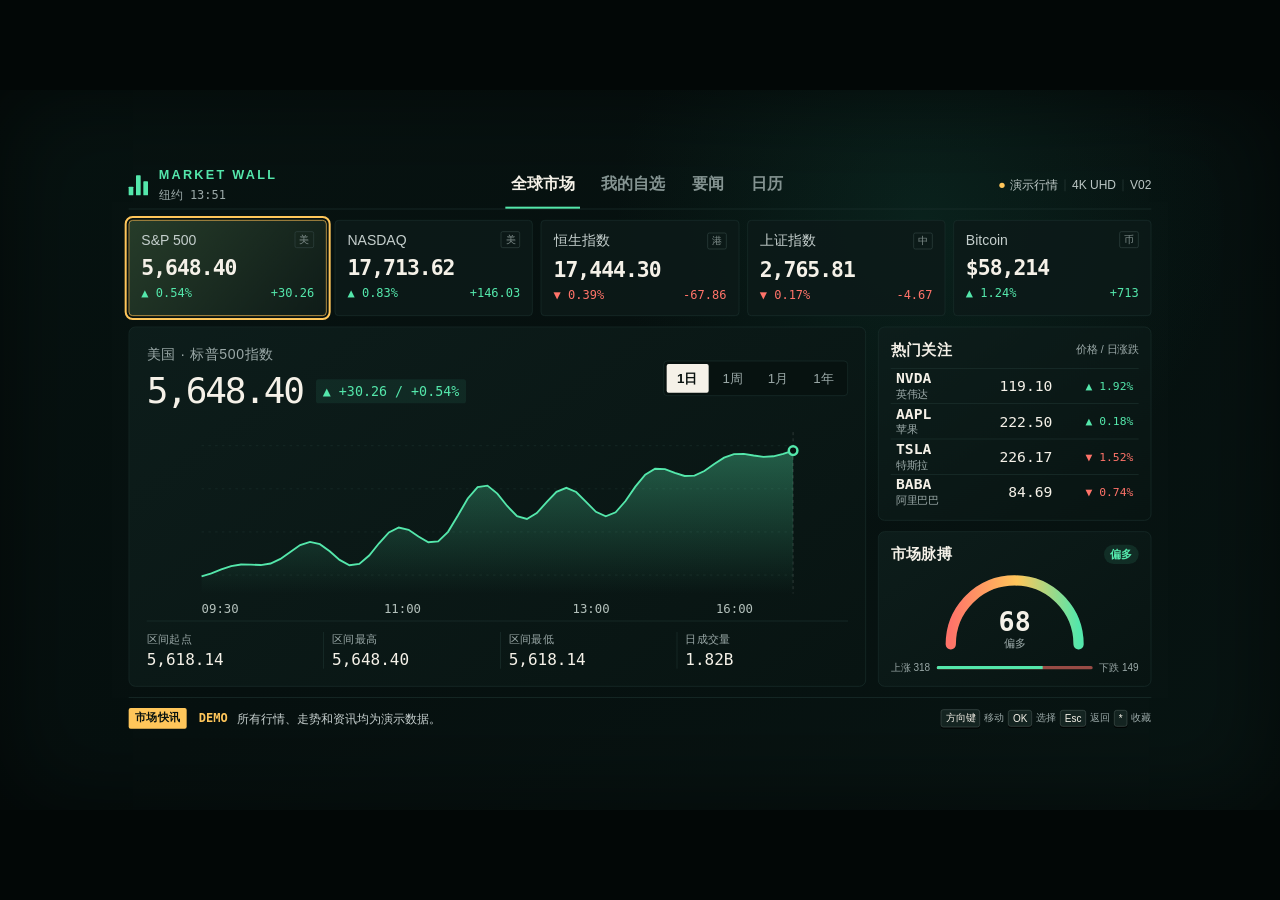
<file: tv/rokutv/index.html>
<!doctype html>
<html lang="zh-CN">
  <head>
    <meta charset="UTF-8" />
    <meta name="viewport" content="width=device-width, initial-scale=1.0" />
    <title>Market Wall - Roku TV Prototype</title>
    <link rel="stylesheet" href="styles.css" />
  </head>
  <body>
    <main class="tv-shell" aria-label="Market Wall Roku TV 金融仪表盘原型">
      <header class="topbar">
        <div class="brand-block">
          <div class="brand-mark" aria-hidden="true">
            <span></span><span></span><span></span>
          </div>
          <div>
            <p class="eyebrow">MARKET WALL</p>
            <p class="market-clock" id="marketClock">纽约 09:41:26</p>
          </div>
        </div>

        <nav class="market-nav" aria-label="市场分类">
          <button class="nav-item focusable is-selected" data-section="global">全球市场</button>
          <button class="nav-item focusable" data-section="watchlist">我的自选</button>
          <button class="nav-item focusable" data-section="news">要闻</button>
          <button class="nav-item focusable" data-section="calendar">日历</button>
        </nav>

        <div class="status-cluster">
          <span class="live-dot"></span>
          <span>演示行情</span>
          <span class="divider"></span>
          <span>4K UHD</span>
          <span class="divider"></span>
          <span>V02</span>
        </div>
      </header>

      <section class="ticker-strip" aria-label="主要指数">
        <article class="ticker-card is-active focusable" tabindex="0" data-symbol="SPX">
          <div class="ticker-top"><span>S&amp;P 500</span><span class="market-tag">美</span></div>
          <strong>5,648.40</strong>
          <div class="ticker-bottom up"><span>▲ 0.54%</span><span>+30.26</span></div>
        </article>
        <article class="ticker-card focusable" tabindex="-1" data-symbol="IXIC">
          <div class="ticker-top"><span>NASDAQ</span><span class="market-tag">美</span></div>
          <strong>17,713.62</strong>
          <div class="ticker-bottom up"><span>▲ 0.83%</span><span>+146.03</span></div>
        </article>
        <article class="ticker-card focusable" tabindex="-1" data-symbol="HSI">
          <div class="ticker-top"><span>恒生指数</span><span class="market-tag">港</span></div>
          <strong>17,444.30</strong>
          <div class="ticker-bottom down"><span>▼ 0.39%</span><span>-67.86</span></div>
        </article>
        <article class="ticker-card focusable" tabindex="-1" data-symbol="SSE">
          <div class="ticker-top"><span>上证指数</span><span class="market-tag">中</span></div>
          <strong>2,765.81</strong>
          <div class="ticker-bottom down"><span>▼ 0.17%</span><span>-4.67</span></div>
        </article>
        <article class="ticker-card focusable" tabindex="-1" data-symbol="BTC">
          <div class="ticker-top"><span>Bitcoin</span><span class="market-tag">币</span></div>
          <strong>$58,214</strong>
          <div class="ticker-bottom up"><span>▲ 1.24%</span><span>+713</span></div>
        </article>
      </section>

      <section class="dashboard-grid">
        <article class="hero-panel">
          <div class="panel-header">
            <div>
              <p class="section-label">美国 · 标普500指数</p>
              <div class="quote-line">
                <h1 id="heroValue">5,648.40</h1>
                <span class="quote-change up" id="heroChange">▲ 30.26&nbsp;&nbsp; +0.54%</span>
              </div>
            </div>
            <div class="range-switcher" role="group" aria-label="走势图周期">
              <button class="range focusable is-selected">1日</button>
              <button class="range focusable">1周</button>
              <button class="range focusable">1月</button>
              <button class="range focusable">1年</button>
            </div>
          </div>

          <div class="chart-wrap" aria-label="标普500日内走势">
            <svg viewBox="0 0 960 330" role="img" aria-label="标普500上涨趋势图">
              <defs>
                <linearGradient id="chartFill" x1="0" y1="0" x2="0" y2="1">
                  <stop offset="0%" stop-color="#54e7ab" stop-opacity="0.34" />
                  <stop offset="100%" stop-color="#54e7ab" stop-opacity="0" />
                </linearGradient>
                <filter id="glow"><feGaussianBlur stdDeviation="4" result="blur" /><feMerge><feMergeNode in="blur" /><feMergeNode in="SourceGraphic" /></feMerge></filter>
              </defs>
              <g class="grid-lines">
                <line x1="0" y1="46" x2="960" y2="46"/><line x1="0" y1="116" x2="960" y2="116"/>
                <line x1="0" y1="186" x2="960" y2="186"/><line x1="0" y1="256" x2="960" y2="256"/>
              </g>
              <path class="area" d="M0,260 C48,250 63,212 111,227 C156,241 169,201 215,206 C265,210 278,158 330,174 C379,189 390,138 448,151 C496,162 520,114 574,124 C629,134 647,93 704,105 C753,116 777,70 830,82 C879,92 905,43 960,50 L960,330 L0,330 Z" />
              <path class="chart-line" d="M0,260 C48,250 63,212 111,227 C156,241 169,201 215,206 C265,210 278,158 330,174 C379,189 390,138 448,151 C496,162 520,114 574,124 C629,134 647,93 704,105 C753,116 777,70 830,82 C879,92 905,43 960,50" />
              <line class="cursor-line" x1="830" y1="24" x2="830" y2="286" />
              <circle class="cursor-dot" cx="830" cy="82" r="7" />
              <g class="axis-labels"><text x="0" y="318">09:30</text><text x="296" y="318">11:00</text><text x="602" y="318">13:00</text><text x="895" y="318">16:00</text></g>
            </svg>
          </div>

          <div class="chart-stats">
            <div><span>今开</span><strong>5,612.10</strong></div>
            <div><span>最高</span><strong>5,652.19</strong></div>
            <div><span>最低</span><strong>5,603.74</strong></div>
            <div><span>成交量</span><strong>1.82B</strong></div>
          </div>
        </article>

        <aside class="side-stack">
          <article class="watch-panel">
            <div class="side-title"><span>我的自选</span><span class="muted">价格 / 日涨跌</span></div>
            <button class="watch-row focusable"><span><b>NVDA</b><small>英伟达</small></span><strong>119.10</strong><em class="up">▲ 1.92%</em></button>
            <button class="watch-row focusable"><span><b>AAPL</b><small>苹果</small></span><strong>222.50</strong><em class="up">▲ 0.18%</em></button>
            <button class="watch-row focusable"><span><b>TSLA</b><small>特斯拉</small></span><strong>226.17</strong><em class="down">▼ 1.52%</em></button>
            <button class="watch-row focusable"><span><b>BABA</b><small>阿里巴巴</small></span><strong>84.69</strong><em class="down">▼ 0.74%</em></button>
          </article>

          <article class="pulse-panel">
            <div class="side-title"><span>市场脉搏</span><span class="sentiment">偏多</span></div>
            <div class="gauge" aria-label="市场情绪 68 偏多">
              <svg viewBox="0 0 240 126" aria-hidden="true">
                <defs>
                  <linearGradient id="gaugeStroke" x1="0" y1="0" x2="1" y2="0">
                    <stop offset="0%" stop-color="#ff7369" />
                    <stop offset="52%" stop-color="#ffc65a" />
                    <stop offset="100%" stop-color="#54e7ab" />
                  </linearGradient>
                </defs>
                <path class="gauge-track" d="M20 110 A100 100 0 0 1 220 110" />
                <path class="gauge-progress" d="M20 110 A100 100 0 0 1 220 110" />
                <line class="gauge-needle" x1="120" y1="110" x2="166" y2="49" />
                <circle class="gauge-hub" cx="120" cy="110" r="7" />
              </svg>
              <div class="gauge-value"><strong>68</strong><span>偏多</span></div>
            </div>
            <div class="breadth"><span>上涨 318</span><div><i style="width: 68%"></i></div><span>下跌 149</span></div>
          </article>
        </aside>
      </section>

      <footer class="news-rail">
        <span class="breaking-label">市场快讯</span>
        <div class="news-copy"><b>DEMO</b><span>所有行情、走势和资讯均为演示数据。</span></div>
        <div class="remote-help"><kbd>方向键</kbd><span>移动</span><kbd>OK</kbd><span>选择</span><kbd>Esc</kbd><span>返回</span><kbd>*</kbd><span>收藏</span></div>
      </footer>
      <section class="sheet" role="dialog" aria-modal="true" aria-labelledby="sheetTitle" hidden>
        <div class="sheet-heading"><div><p class="section-label">MARKET WALL / 演示</p><h2 id="sheetTitle"></h2></div><button class="focusable close-sheet">返回 · Esc</button></div>
        <div class="sheet-content"></div>
      </section>
      <div class="toast" role="status" aria-live="polite" hidden></div>
    </main>

    <script src="app.js"></script>
  </body>
</html>
</file>
<file: tv/rokutv/styles.css>
:root {
  --ink: #f5f1e8;
  --muted: #9ba9a8;
  --bg: #06100f;
  --panel: #0b1716;
  --panel-strong: #0e1e1c;
  --line: #1b302d;
  --mint: #54e7ab;
  --red: #ff7369;
  --amber: #ffc65a;
  --blue: #71b7ff;
}

* { box-sizing: border-box; }

html, body {
  margin: 0;
  min-width: 100%;
  min-height: 100%;
  background: #020706;
  color: var(--ink);
  font-family: "Avenir Next Condensed", "DIN Condensed", "Noto Sans SC", sans-serif;
}

body {
  display: grid;
  min-height: 100vh;
  place-items: center;
  overflow: hidden;
}

button { font: inherit; }

.tv-shell {
  position: relative;
  width: 100vw;
  height: 56.25vw;
  max-height: 100vh;
  max-width: 177.78vh;
  min-height: 620px;
  overflow: hidden;
  padding: 2.3% 3% 2%;
  background:
    radial-gradient(circle at 72% 18%, rgba(25, 103, 81, 0.2), transparent 28%),
    linear-gradient(135deg, rgba(84, 231, 171, 0.035) 1px, transparent 1px),
    linear-gradient(145deg, #071311 0%, #06100f 48%, #081513 100%);
  background-size: auto, 42px 42px, auto;
}

.tv-shell::after {
  position: absolute;
  inset: 0;
  pointer-events: none;
  content: "";
  box-shadow: inset 0 0 140px rgba(0, 0, 0, 0.62);
}

.topbar, .ticker-strip, .dashboard-grid, .news-rail { position: relative; z-index: 1; }

.topbar {
  display: grid;
  grid-template-columns: 1fr auto 1fr;
  align-items: center;
  height: 8%;
  border-bottom: 1px solid var(--line);
}

.brand-block, .status-cluster, .ticker-top, .ticker-bottom, .quote-line, .panel-header,
.side-title, .breadth, .news-rail, .remote-help { display: flex; align-items: center; }

.brand-block { gap: 16px; }
.brand-mark { display: flex; align-items: end; gap: 4px; height: 30px; }
.brand-mark span { display: block; width: 7px; background: var(--mint); border-radius: 1px; }
.brand-mark span:nth-child(1) { height: 13px; }
.brand-mark span:nth-child(2) { height: 30px; }
.brand-mark span:nth-child(3) { height: 21px; }
.eyebrow { margin: 0; color: var(--mint); font-size: clamp(12px, 0.75vw, 17px); font-weight: 800; letter-spacing: 0.18em; }
.market-clock { margin: 3px 0 0; color: var(--muted); font-family: "SFMono-Regular", Consolas, monospace; font-size: clamp(10px, 0.64vw, 14px); }

.market-nav { display: flex; align-items: stretch; height: 100%; gap: 34px; }
.nav-item { border: 0; border-bottom: 3px solid transparent; background: transparent; color: #849391; font-size: clamp(15px, 0.92vw, 21px); font-weight: 700; }
.nav-item.is-selected { color: var(--ink); border-bottom-color: var(--mint); }

.status-cluster { justify-content: flex-end; gap: 10px; color: #bdc8c6; font-size: clamp(11px, 0.7vw, 16px); }
.live-dot { width: 8px; height: 8px; border-radius: 50%; background: var(--mint); box-shadow: 0 0 12px rgba(84, 231, 171, 0.9); }
.divider { width: 1px; height: 18px; margin: 0 7px; background: #2b3d3a; }

.ticker-strip { display: grid; grid-template-columns: repeat(5, 1fr); gap: 12px; height: 15%; padding: 1.2% 0; }
.ticker-card { min-width: 0; padding: 0.7vw 0.9vw; border: 1px solid var(--line); border-radius: 8px; background: rgba(12, 26, 24, 0.84); }
.ticker-card.is-active { border-color: rgba(84, 231, 171, 0.58); background: linear-gradient(130deg, rgba(84, 231, 171, 0.12), rgba(12, 26, 24, 0.88)); }
.ticker-top, .ticker-bottom { justify-content: space-between; }
.ticker-top { color: #c5cfcd; font-size: clamp(12px, 0.76vw, 17px); }
.market-tag { padding: 2px 6px; border: 1px solid #314541; border-radius: 3px; color: #82908e; font-size: 0.72em; }
.ticker-card strong { display: block; margin: 0.35vw 0 0.2vw; font-family: "SFMono-Regular", Consolas, monospace; font-size: clamp(18px, 1.25vw, 28px); font-weight: 600; letter-spacing: -0.045em; }
.ticker-bottom { font-family: "SFMono-Regular", Consolas, monospace; font-size: clamp(10px, 0.64vw, 14px); }
.up { color: var(--mint) !important; }
.down { color: var(--red) !important; }

.dashboard-grid { display: grid; grid-template-columns: minmax(0, 2.25fr) minmax(280px, 0.75fr); gap: 18px; height: 68%; }
.hero-panel, .watch-panel, .pulse-panel { border: 1px solid var(--line); border-radius: 10px; background: linear-gradient(145deg, rgba(13, 29, 27, 0.96), rgba(8, 20, 18, 0.96)); }
.hero-panel { display: grid; grid-template-rows: auto 1fr auto; padding: 1.45vw 1.55vw 1vw; }
.panel-header { justify-content: space-between; }
.section-label { margin: 0 0 5px; color: var(--muted); font-size: clamp(11px, 0.72vw, 16px); letter-spacing: 0.05em; }
.quote-line { gap: 20px; }
.quote-line h1 { margin: 0; font-family: "SFMono-Regular", Consolas, monospace; font-size: clamp(30px, 2.35vw, 52px); font-weight: 540; letter-spacing: -0.06em; }
.quote-change { padding: 5px 9px; border-radius: 4px; background: rgba(84, 231, 171, 0.08); font-family: "SFMono-Regular", Consolas, monospace; font-size: clamp(12px, 0.8vw, 18px); }
.range-switcher { display: flex; gap: 5px; padding: 4px; border: 1px solid var(--line); border-radius: 6px; background: #071210; }
.range { padding: 6px 13px; border: 0; border-radius: 3px; color: var(--muted); background: transparent; font-size: clamp(11px, 0.7vw, 16px); }
.range.is-selected { color: #09110f; background: var(--ink); font-weight: 800; }

.chart-wrap { min-height: 0; padding-top: 1.4%; }
.chart-wrap svg { display: block; width: 100%; height: 100%; overflow: visible; }
.grid-lines line { stroke: #1b302d; stroke-width: 1; stroke-dasharray: 4 7; }
.area { fill: url(#chartFill); }
.chart-line { fill: none; stroke: var(--mint); stroke-width: 4; filter: url(#glow); }
.cursor-line { stroke: rgba(255,255,255,0.24); stroke-width: 1; stroke-dasharray: 5 5; }
.cursor-dot { fill: var(--bg); stroke: var(--mint); stroke-width: 4; }
.axis-labels { fill: #657471; font-family: monospace; font-size: 14px; }
.chart-stats { display: grid; grid-template-columns: repeat(4, 1fr); padding-top: 0.8vw; border-top: 1px solid var(--line); }
.chart-stats div { display: flex; flex-direction: column; gap: 4px; padding-left: 1vw; border-left: 1px solid var(--line); }
.chart-stats div:first-child { padding-left: 0; border-left: 0; }
.chart-stats span { color: var(--muted); font-size: clamp(10px, 0.62vw, 14px); }
.chart-stats strong { font-family: "SFMono-Regular", Consolas, monospace; font-size: clamp(13px, 0.86vw, 19px); font-weight: 500; }

.side-stack { display: grid; grid-template-rows: 1.35fr 0.65fr; gap: 18px; min-height: 0; }
.watch-panel, .pulse-panel { min-height: 0; padding: 1vw 1.1vw; }
.side-title { justify-content: space-between; min-height: 10%; margin-bottom: 0.55vw; font-size: clamp(13px, 0.87vw, 19px); font-weight: 800; }
.muted { color: var(--muted); font-size: 0.67em; font-weight: 500; }
.watch-row { display: grid; grid-template-columns: 1.25fr 0.8fr 0.75fr; align-items: center; width: 100%; height: 20.5%; padding: 0 0.65vw; border: 0; border-top: 1px solid var(--line); color: var(--ink); background: transparent; text-align: left; }
.watch-row > span { display: flex; flex-direction: column; }
.watch-row b { font-family: "SFMono-Regular", Consolas, monospace; font-size: clamp(13px, 0.9vw, 20px); }
.watch-row small { margin-top: 2px; color: var(--muted); font-size: clamp(9px, 0.58vw, 13px); }
.watch-row > strong { font-family: "SFMono-Regular", Consolas, monospace; font-size: clamp(12px, 0.75vw, 17px); font-weight: 500; text-align: right; }
.watch-row em { font-family: "SFMono-Regular", Consolas, monospace; font-size: clamp(10px, 0.62vw, 14px); font-style: normal; text-align: right; }
.sentiment { padding: 3px 9px; border-radius: 20px; color: var(--mint); background: rgba(84, 231, 171, 0.1); font-size: 0.72em; }
.gauge { position: relative; width: 72%; height: 57%; margin: 0 auto; }
.gauge svg { display: block; width: 100%; height: 100%; overflow: visible; }
.gauge-track, .gauge-progress { fill: none; stroke-linecap: round; stroke-width: 16; }
.gauge-track { stroke: #21312f; }
.gauge-progress { stroke: url(#gaugeStroke); }
.gauge-needle { stroke: var(--ink); stroke-width: 3; stroke-linecap: round; }
.gauge-hub { fill: var(--ink); }
.gauge-value { position: absolute; z-index: 2; left: 50%; top: 48%; display: flex; flex-direction: column; align-items: center; transform: translateX(-50%); }
.gauge-value strong { font-family: "SFMono-Regular", Consolas, monospace; font-size: clamp(25px, 1.8vw, 40px); line-height: 1; }
.gauge-value span { color: var(--muted); font-size: clamp(10px, 0.6vw, 14px); }
.breadth { justify-content: space-between; gap: 8px; margin-top: 0; color: var(--muted); font-size: clamp(9px, 0.55vw, 12px); }
.breadth div { flex: 1; height: 5px; overflow: hidden; border-radius: 5px; background: rgba(255,115,105,0.58); }
.breadth i { display: block; height: 100%; background: var(--mint); }

.news-rail { height: 9%; gap: 20px; border-top: 1px solid var(--line); }
.breaking-label { padding: 5px 9px; border-radius: 3px; color: #07110f; background: var(--amber); font-size: clamp(10px, 0.62vw, 14px); font-weight: 900; letter-spacing: 0.08em; }
.news-copy { display: flex; min-width: 0; flex: 1; gap: 14px; color: #c7d0cf; font-size: clamp(12px, 0.77vw, 17px); white-space: nowrap; overflow: hidden; }
.news-copy b { color: var(--amber); font-family: monospace; }
.remote-help { gap: 8px; color: var(--muted); font-size: clamp(9px, 0.56vw, 13px); }
kbd { padding: 3px 6px; border: 1px solid #41514e; border-radius: 4px; color: var(--ink); background: #142421; box-shadow: 0 2px #020504; font-family: inherit; }

.focusable { cursor: pointer; transition: border-color 160ms ease, background 160ms ease, color 160ms ease, box-shadow 160ms ease; }
.focusable:focus, .focusable.is-focused { outline: none; border-color: var(--amber) !important; color: var(--ink); background-color: rgba(255, 198, 90, 0.1); box-shadow: 0 0 0 3px rgba(255, 198, 90, 0.16), inset 0 0 22px rgba(255, 198, 90, 0.045); }
.nav-item:focus, .nav-item.is-focused { box-shadow: none; border-bottom-color: var(--amber) !important; }
.range:focus, .range.is-focused { color: #07110f; background: var(--amber); box-shadow: 0 0 15px rgba(255, 198, 90, 0.3); }
.watch-row:focus, .watch-row.is-focused { transform: none; }

@media (max-aspect-ratio: 16/9) {
  .tv-shell { width: 177.78vh; height: 100vh; }
}

@media (prefers-reduced-motion: reduce) {
  *, *::before, *::after { transition: none !important; }
}

/* One logical TV canvas keeps text, spacing and focus proportional at 4K. */
.tv-shell {
  position: fixed; top: 50%; left: 50%; width: 1920px; height: 1080px;
  min-height: 0; max-width: none; max-height: none; padding: 107px 193px;
  transform-origin: center; transform: translate(-50%, -50%);
  display: grid; grid-template-rows: 72px 144px minmax(0, 1fr) 62px;
  gap: 16px; font-family: 'Avenir Next', 'PingFang SC', sans-serif;
}
.topbar, .ticker-strip, .dashboard-grid, .news-rail { height: auto; min-height: 0; }
.topbar { grid-template-columns: 300px 1fr 280px; }
.market-nav { gap: 24px; justify-content: center; }
.nav-item { font-size: 24px; padding: 0 8px; white-space: nowrap; }
.eyebrow { font-size: 19px; }
.market-clock { font-size: 18px; margin-top: 8px; }
.status-cluster { font-size: 18px; gap: 8px; }
.status-cluster .divider { margin: 0 2px; }
.live-dot { background: var(--amber); box-shadow: none; }
.ticker-strip { padding: 0; gap: 12px; }
.ticker-card { padding: 16px 18px; border-radius: 6px; }
.ticker-top { font-size: 21px; }
.ticker-card strong { font-size: 32px; margin: 10px 0 8px; }
.ticker-bottom { font-size: 18px; }
.market-tag { font-size: 15px; }
.dashboard-grid { grid-template-columns: minmax(0, 1fr) 410px; gap: 18px; }
.hero-panel { min-height: 0; padding: 26px; }
.panel-header { flex-wrap: wrap; gap: 18px; }
.section-label { font-size: 21px; margin-bottom: 10px; }
.quote-line { gap: 20px; flex-wrap: wrap; }
.quote-line h1 { font-size: 54px; }
.quote-change { font-size: 20px; padding: 6px 10px; }
.range-switcher { margin-left: auto; }
.range { padding: 8px 16px; font-size: 20px; }
.chart-wrap { padding-top: 8px; }
.chart-wrap svg { overflow: visible; }
.chart-line { filter: none; stroke-width: 3; }
.axis-labels { fill: #b3c0bb; font-size: 20px; }
.axis-labels text:last-child { text-anchor: end; }
.chart-stats { padding-top: 16px; gap: 8px; }
.chart-stats div { padding-left: 12px; }
.chart-stats span { font-size: 17px; }
.chart-stats strong { font-size: 24px; }
.side-stack { grid-template-rows: 1.25fr 1fr; gap: 16px; }
.watch-panel, .pulse-panel { padding: 18px; }
.side-title { font-size: 23px; margin-bottom: 12px; }
.muted { font-size: 16px; }
.watch-row { height: 21%; padding: 0 8px; gap: 8px; grid-template-columns: 1fr 1fr 1fr; }
.watch-row b, .watch-row > strong { font-size: 22px; }
.watch-row small { font-size: 16px; }
.watch-row em { font-size: 17px; }
.watch-row.is-active { background: #173029; }
.gauge { height: 125px; width: 230px; }
.gauge-needle, .gauge-hub { display: none; }
.gauge-value { top: 53px; }
.gauge-value strong { font-size: 40px; }
.gauge-value span { font-size: 16px; margin-top: 4px; }
.breadth { font-size: 15px; gap: 10px; margin-top: 8px; }
.sentiment { font-size: 17px; }
.news-rail { gap: 18px; }
.breaking-label { font-size: 16px; }
.news-copy { font-size: 18px; white-space: normal; }
.remote-help { font-size: 15px; gap: 6px; white-space: nowrap; }
.focusable:hover { background-color: #1d312b; }
.focusable:focus { outline: 3px solid var(--amber); outline-offset: 3px; box-shadow: none; }
.sheet { position: absolute; z-index: 5; inset: 107px 193px; padding: 38px; border: 1px solid #375248; border-radius: 10px; background: #0b1915; box-shadow: 0 0 0 1920px #020806dd; }
[hidden] { display: none !important; }
.sheet-heading { display: flex; justify-content: space-between; align-items: center; padding-bottom: 24px; border-bottom: 1px solid var(--line); }
.sheet h2 { margin: 0; font-size: 42px; }
.close-sheet { color: var(--ink); font-size: 24px; background: #21362d; border: 1px solid #4a6458; border-radius: 6px; padding: 12px 24px; }
.sheet-content { max-height: 640px; overflow: auto; padding: 8px; font-size: 23px; }
.sheet-content > p { color: var(--muted); }
.sheet-row { display: block; width: 100%; text-align: left; color: var(--ink); font-size: 25px; background: #13261f; border: 1px solid #2d453b; border-radius: 6px; padding: 18px; margin: 10px 0; }
.editorial { padding: 22px 0; border-bottom: 1px solid var(--line); }
.editorial small { color: var(--amber); font-size: 20px; }
.editorial h3 { margin: 12px 0; font-size: 30px; }
.editorial p { color: var(--muted); font-size: 22px; line-height: 1.6; margin: 0; }
.toast { position: absolute; z-index: 8; bottom: 125px; left: 50%; transform: translateX(-50%); padding: 16px 24px; border-radius: 6px; background: var(--ink); color: #10241b; font-size: 24px; box-shadow: 0 8px 32px #0008; }
</file>
